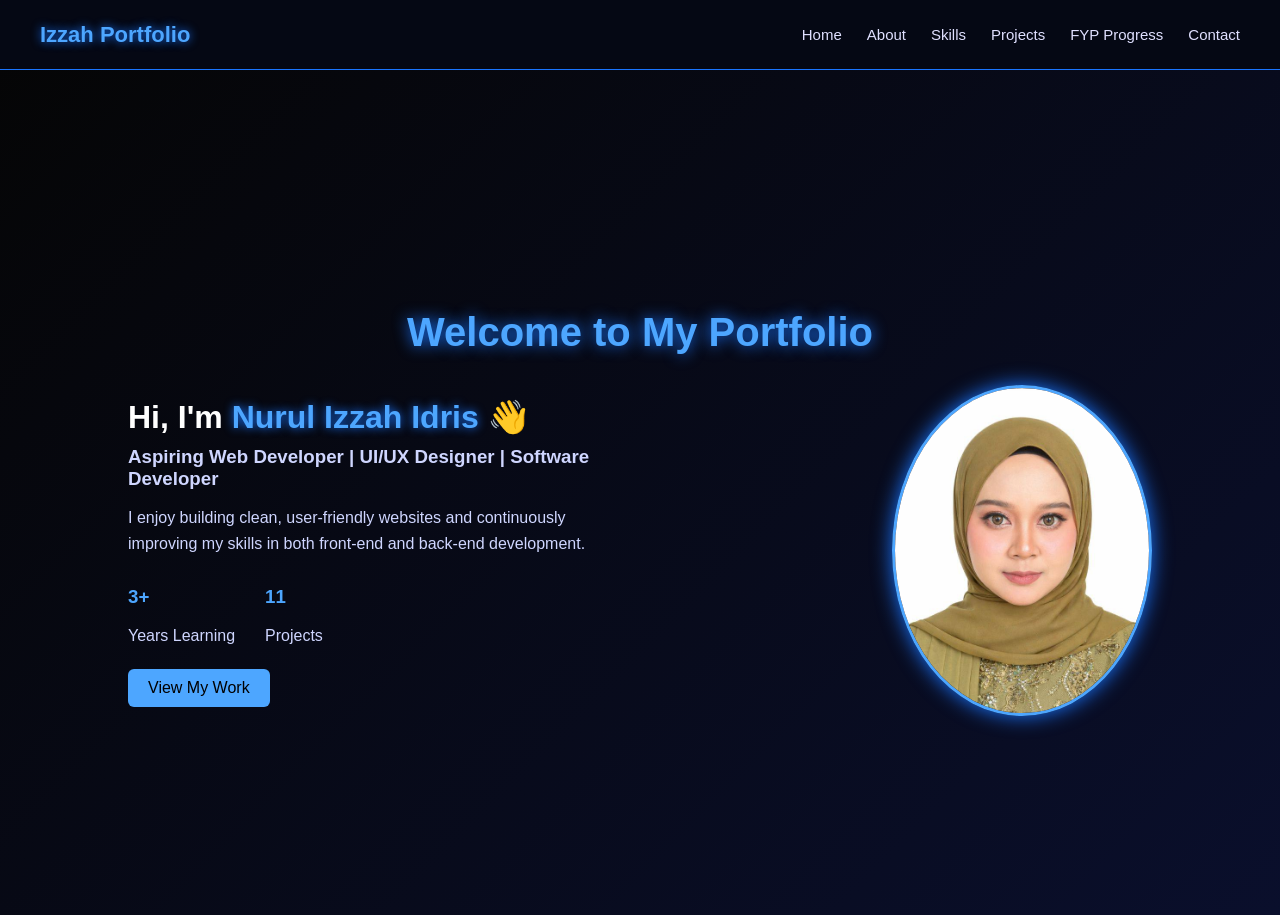
<file: index.html>
<!DOCTYPE html>

<html lang="en">
<head>
  <meta charset="UTF-8">
  <meta name="viewport" content="width=device-width, initial-scale=1.0">

  <title>Izzah Portfolio</title>

  <!-- 🔥 CSS LINK (INI YANG PENTING) -->
<link rel="stylesheet" href="nav.css">
<link rel="stylesheet" href="style.css"> 
</head>

<body>

<!-- ================= NAVBAR ================= -->

<nav class="navbar">
  <h2 class="logo">Izzah Portfolio</h2>

  <ul class="nav-links">
    <li><a href="index.html">Home</a></li>
    <li><a href="about.html">About</a></li>
    <li><a href="skill.html">Skills</a></li>
    <li><a href="project.html">Projects</a></li>
    <li><a href="fyp.html">FYP Progress</a></li>
    <li><a href="contact.html">Contact</a></li>
  </ul>
</nav>

<!-- ================= HOME SECTION ================= -->

<section id="home" class="home">

  <!-- WELCOME TITLE -->

  <h1 class="welcome-title">Welcome to My Portfolio</h1>

  <div class="home-container">


<!-- TEXT -->
<div class="home-text fade-in">
  <h2>Hi, I'm <span>Nurul Izzah Idris</span> 👋</h2>
  <h3>Aspiring Web Developer | UI/UX Designer | Software Developer</h3>

  <p>
    I enjoy building clean, user-friendly websites and continuously improving 
    my skills in both front-end and back-end development.
  </p>

  <div class="home-stats">
    <div>
      <h3>3+</h3>
      <p>Years Learning</p>
    </div>

    <div>
      <h3>11</h3>
      <p>Projects</p>
    </div>
  </div>

  <a href="project.html" class="btn">View My Work</a>
</div>

<!-- IMAGE -->
<div class="home-image slide-in">
  <img src="portfolioizzah.jpg" alt="Profile">
</div>


  </div>

</section>

</body>
</html>
</file>
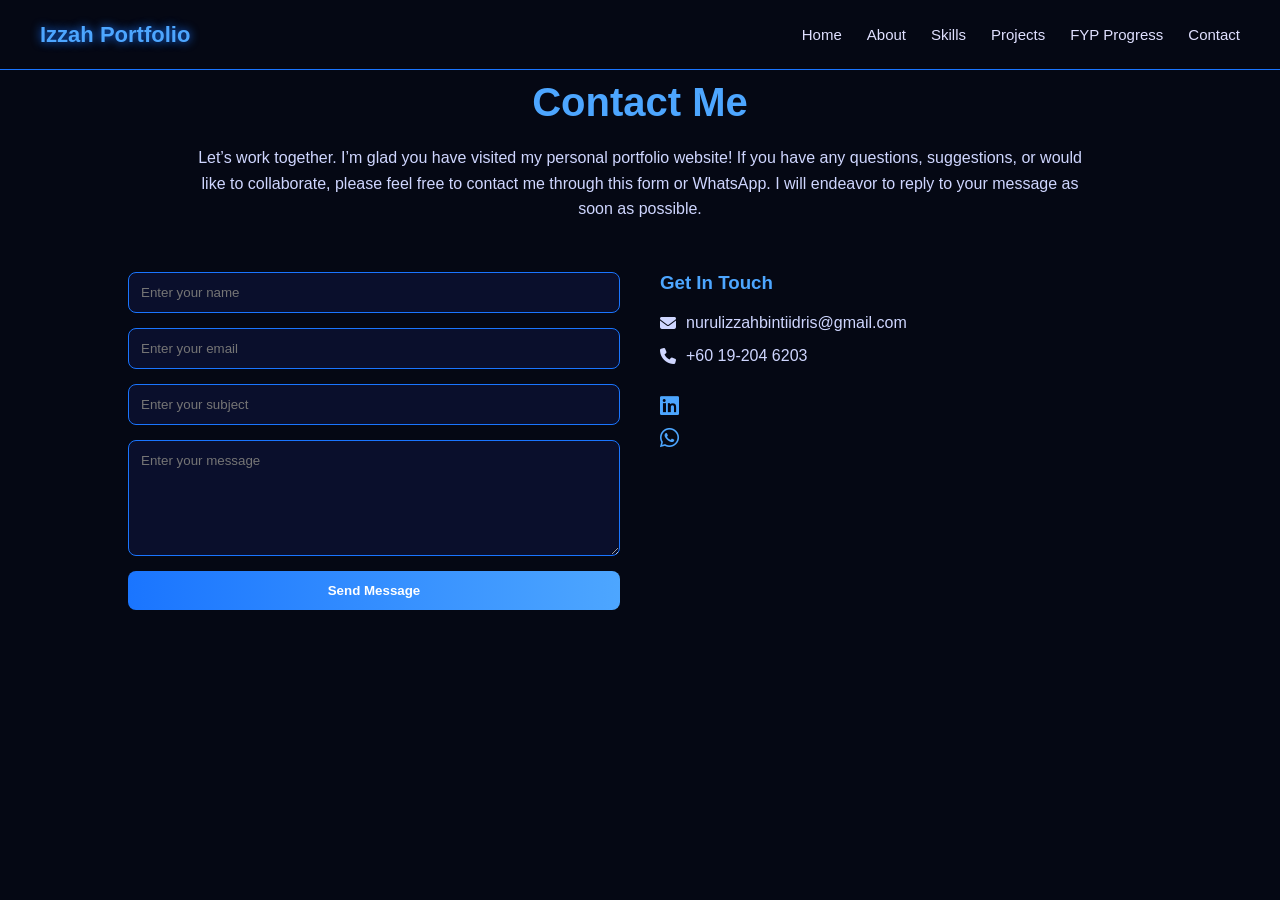
<file: contact.html>
<!DOCTYPE html>
<html lang="en">
<head>
<meta charset="UTF-8">
<title>Contact</title>

<link rel="stylesheet" href="contact.css">
<link rel="stylesheet" href="nav.css">
<!-- ICONS -->
<link rel="stylesheet" href="https://cdnjs.cloudflare.com/ajax/libs/font-awesome/6.5.0/css/all.min.css">
</head>

<body>

<!-- ================= NAVBAR ================= -->
<nav class="navbar">
  <h2 class="logo">Izzah Portfolio</h2>

  <ul class="nav-links">
    <li><a href="index.html">Home</a></li>
    <li><a href="about.html">About</a></li>
    <li><a href="skill.html">Skills</a></li>
    <li><a href="project.html">Projects</a></li>
    <li><a href="fyp.html">FYP Progress</a></li>
    <li><a href="contact.html">Contact</a></li>
  </ul>
</nav>

<!-- ================= CONTACT SECTION ================= -->
<section class="contact-section">

  <h2 class="title">Contact Me</h2>

  <p class="subtitle">
    Let’s work together. I’m glad you have visited my personal portfolio website!  
    If you have any questions, suggestions, or would like to collaborate,  
    please feel free to contact me through this form or WhatsApp.  
    I will endeavor to reply to your message as soon as possible.
  </p>

  <div class="contact-container">

  
<!-- LEFT: FORM -->
<div class="contact-form">

  <form name="contact" method="POST" data-netlify="true">

    <!-- IMPORTANT -->
    <input type="hidden" name="form-name" value="contact">

    <input type="text" name="name" placeholder="Enter your name" required>

    <input type="email" name="email" placeholder="Enter your email" required>

    <input type="text" name="subject" placeholder="Enter your subject" required>

    <textarea name="message" rows="6" placeholder="Enter your message" required></textarea>

    <button type="submit">Send Message</button>

  </form>

</div>
    <!-- RIGHT: INFO -->
    <div class="contact-info">

      <h3>Get In Touch</h3>

      <p><i class="fa-solid fa-envelope"></i> nurulizzahbintiidris@gmail.com</p>

      <p><i class="fa-solid fa-phone"></i> +60 19-204 6203</p>

      <div class="social">

    <div class="social-links">

<!-- LinkedIn -->
<a href="https://www.linkedin.com/in/izzah-idris-723299407" target="_blank" class="social-item">
  <i class="fa-brands fa-linkedin"></i>

</a>

<!-- WhatsApp (WITH MESSAGE) -->
<a href="https://wa.me/60192046203?text=Hi%20Izzah%2C%20I%20saw%20your%20portfolio.%20Let%27s%20collaborate!" target="_blank" class="social-item">
  <i class="fa-brands fa-whatsapp"></i>

</a>

</div>

      </div>

    </div>

  </div>

</section>

</body>
</html>
</file>
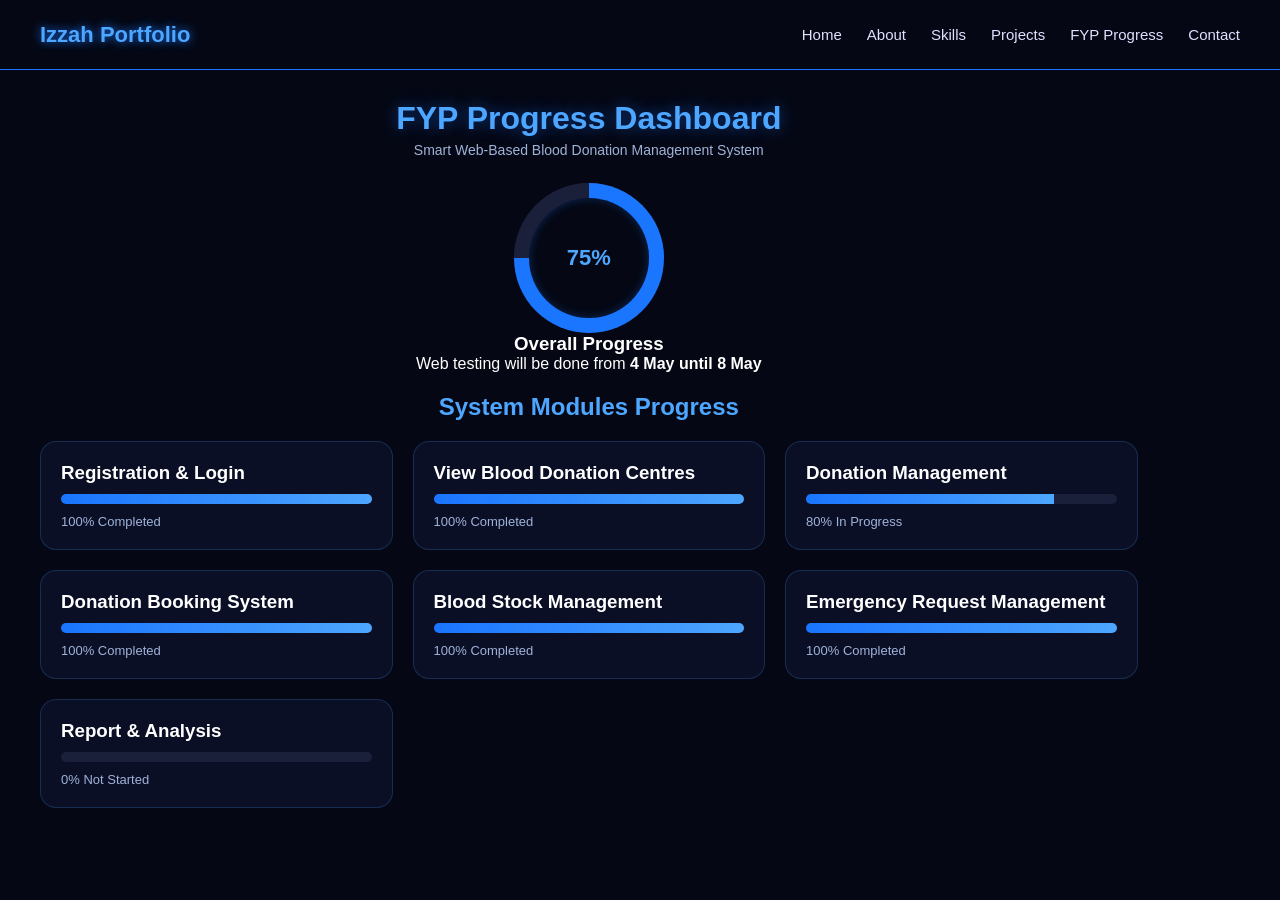
<file: fyp.html>
<!DOCTYPE html>
<html lang="en">
<head>
<meta charset="UTF-8">
<title>FYP Dashboard</title>
<link rel="stylesheet" href="fyp.css">
<link rel="stylesheet" href="nav.css">
</head>

<body>
    <!-- NAVBAR -->
<nav class="navbar">
  <h2 class="logo">Izzah Portfolio</h2>

  <ul class="nav-links">
    <li><a href="index.html">Home</a></li>
    <li><a href="about.html">About</a></li>
    <li><a href="skill.html">Skills</a></li>
    <li><a href="project.html">Projects</a></li>
    <li><a href="fyp.html">FYP Progress</a></li>
    <li><a href="contact.html">Contact</a></li>
  </ul>
</nav>

<div class="main">

  <!-- TOP SECTION -->
  <div class="header">
    <h1>FYP Progress Dashboard</h1>
    <p>Smart Web-Based Blood Donation Management System</p>
  </div>

  <!-- CIRCULAR PROGRESS CENTER --><div class="progress-section">

  <div class="circle-wrap">
    <div class="circle">

      <div class="circle-progress"></div>

      <div class="inside-circle">
        75%
      </div>

    </div>
  </div>

  <h3>Overall Progress</h3>
  <p>Web testing will be done from <b>4 May until 8 May</b></p>

</div>
<!-- DASHBOARD TITLE -->
<h2 class="section-title">System Modules Progress</h2>

<!-- CARDS -->
<div class="card-container">

  <div class="card">
    <h3>Registration & Login</h3>
    <div class="bar"><div class="fill" style="width:100%"></div></div>
    <p>100% Completed</p>
  </div>

  <div class="card">
    <h3>View Blood Donation Centres</h3>
    <div class="bar"><div class="fill" style="width:100%"></div></div>
    <p>100% Completed</p>
  </div>

  <div class="card">
    <h3>Donation Management</h3>
    <div class="bar"><div class="fill" style="width:80%"></div></div>
    <p>80% In Progress</p>
  </div>

  <div class="card">
    <h3>Donation Booking System</h3>
    <div class="bar"><div class="fill" style="width:100%"></div></div>
    <p>100% Completed</p>
  </div>

  <div class="card">
    <h3>Blood Stock Management</h3>
    <div class="bar"><div class="fill" style="width:100%"></div></div>
    <p>100% Completed</p>
  </div>

  <div class="card">
    <h3>Emergency Request Management</h3>
    <div class="bar"><div class="fill" style="width:100%"></div></div>
    <p>100% Completed</p>
  </div>

  <div class="card">
    <h3>Report & Analysis</h3>
    <div class="bar"><div class="fill" style="width:0%"></div></div>
    <p>0% Not Started</p>
  </div>

</div>

</body>
</html>
</file>
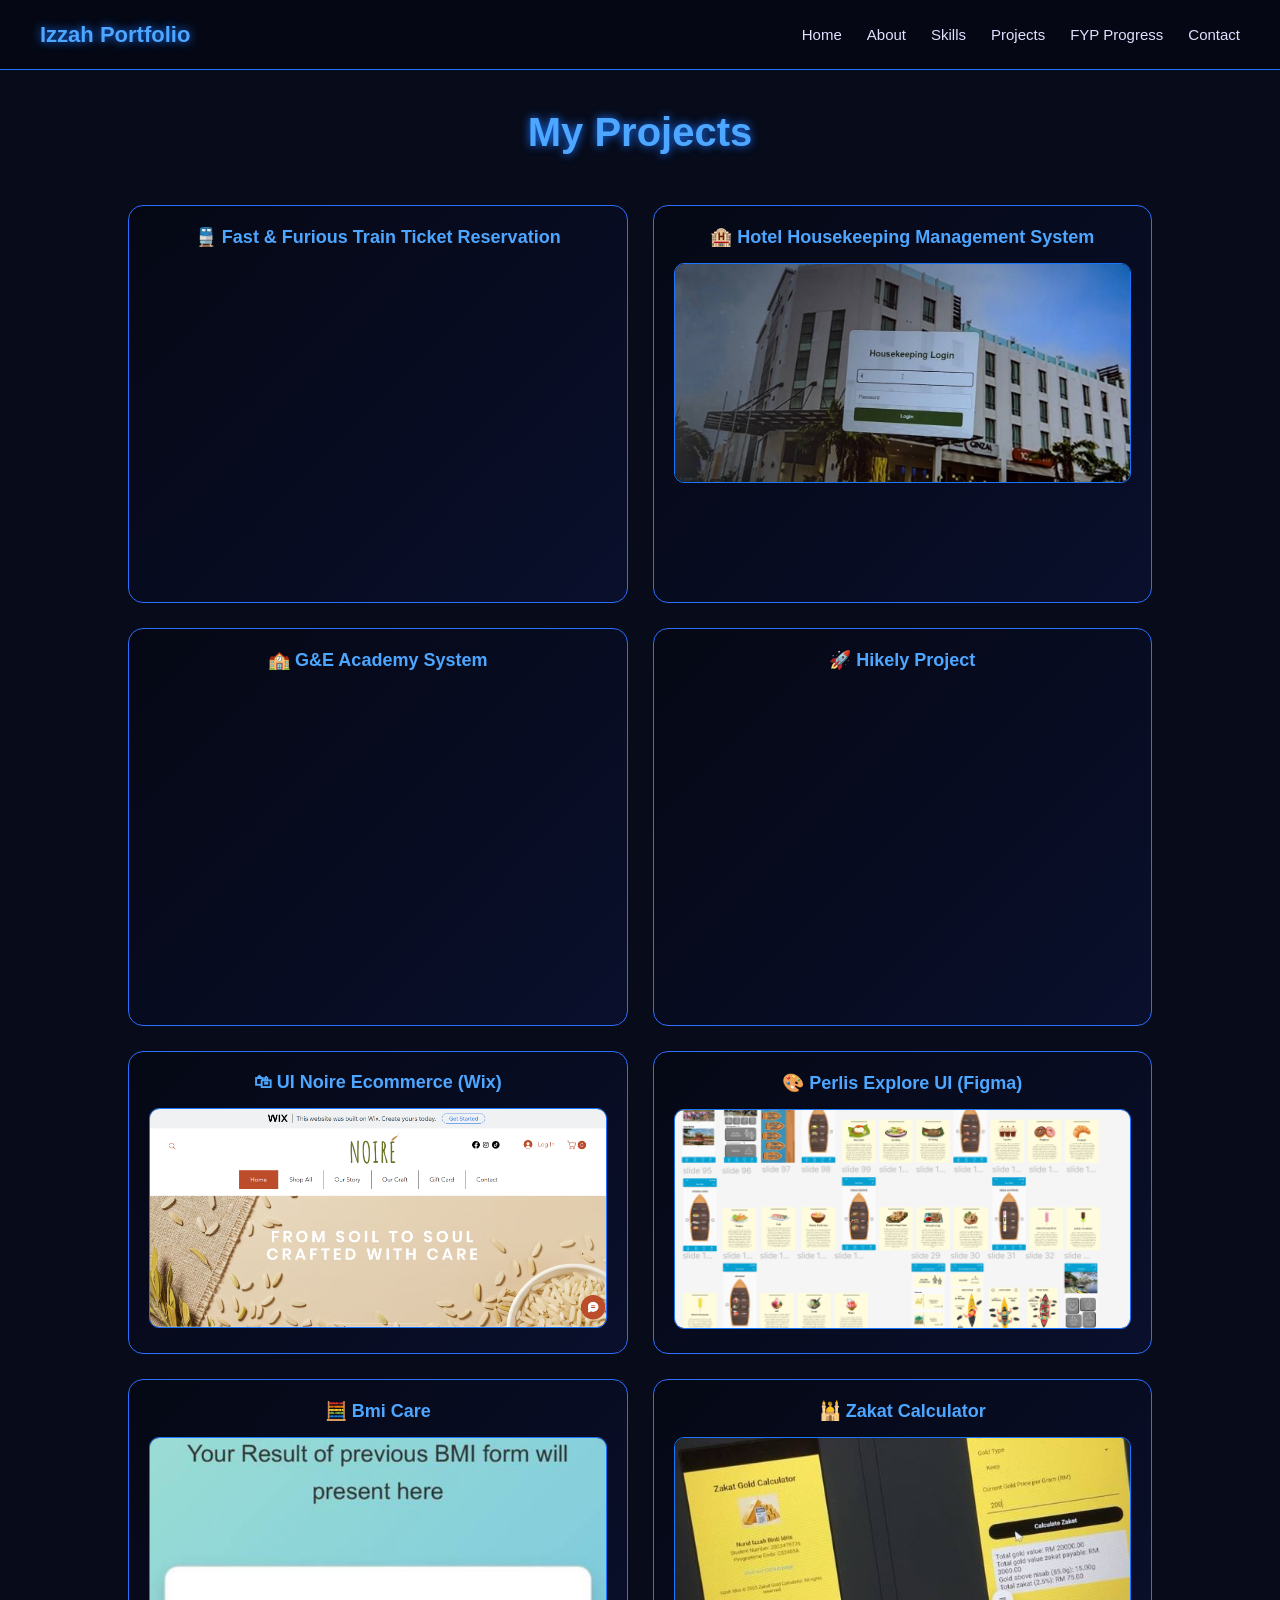
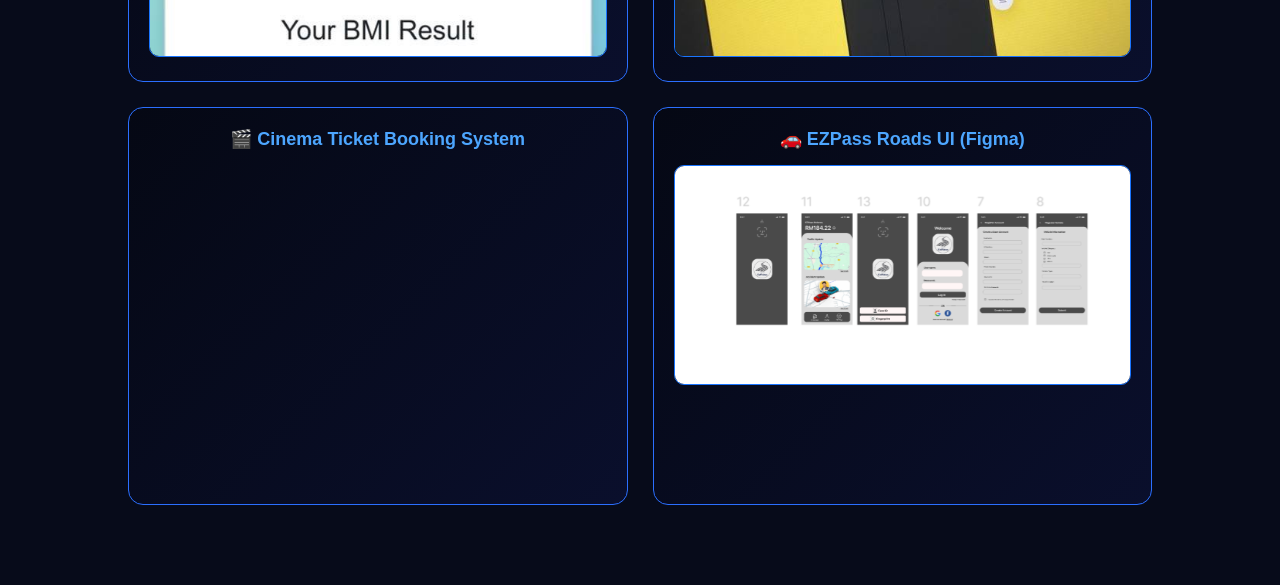
<file: project.html>
<!DOCTYPE html>
<html lang="en">
<head>
<meta charset="UTF-8">
<title>Projects</title>

<link rel="stylesheet" href="project.css">
<link rel="stylesheet" href="nav.css">
</head>

<body>

<!-- ================= NAVBAR ================= -->
<nav class="navbar">
  <h2 class="logo">Izzah Portfolio</h2>

  <ul class="nav-links">
    <li><a href="index.html">Home</a></li>
    <li><a href="about.html">About</a></li>
    <li><a href="skill.html">Skills</a></li>
    <li><a href="project.html">Projects</a></li>
    <li><a href="fyp.html">FYP Progress</a></li>
    <li><a href="contact.html">Contact</a></li>
  </ul>
</nav>

<!-- ================= PROJECT SECTION ================= -->
<section class="projects">

<h2 class="section-title">My Projects</h2>

<div class="project-container">

<!-- 1 -->
<div class="project-card">
  <h3>🚆 Fast & Furious Train Ticket Reservation</h3>

  
  <iframe width="100%" height="315"
    src="https://www.youtube.com/embed/7dtJnm6vN9w"
    frameborder="0"
    allowfullscreen>
  </iframe>


</div>

  <!-- 2 -->
  <div class="project-card">
    <h3>🏨 Hotel Housekeeping Management System</h3>
    <img src="hotel.jpg" alt="Hotel">
  </div>

 <div class="project-card">
  <h3>🏫 G&E Academy System</h3>

  <iframe width="100%" height="315"
    src="https://www.youtube.com/embed/ZOzOYKsnrpQ"
    frameborder="0"
    allowfullscreen>
  </iframe>

</div>
<!-- 3 -->
<div class="project-card">
  <h3>🚀 Hikely Project</h3>

  <iframe width="100%" height="315"
    src="https://www.youtube.com/embed/nksquVnWozU"
    frameborder="0"
    allowfullscreen>
  </iframe>

</div>

  <!-- 5 -->
  <div class="project-card">
    <h3>🛍 UI Noire Ecommerce (Wix)</h3>
    <a href="https://nurulizzahbintiidr.wixsite.com/noire" target="_blank">
      <img src="noire.png" alt="Noire Website">
    </a>
  </div>

  <!-- 6 -->
  <div class="project-card">
    <h3>🎨 Perlis Explore UI (Figma)</h3>
    <a href="https://www.figma.com/design/oUeLKYfBjh5VXhbCaHLqgy/ICT551-Project?node-id=11-15&p=f&t=qSG7S9wZ169jlUDx-0" 
     target="_blank" class="project-link">
      <img src="perlis.png" alt="Figma UI">
    </a>
  </div>

  <!-- 7 -->
  <div class="project-card">
    <h3>🧮 Bmi Care</h3>
    <img src="bmicare.jpg" alt="Bmi Care">
  </div>

  <!-- 8 -->
  <div class="project-card">
    <h3>🕌 Zakat Calculator</h3>
    <img src="zakat.jpg" alt="Zakat">
  </div>
<!-- 1 -->
<div class="project-card">
  <h3>🎬 Cinema Ticket Booking System</h3>

  <iframe width="100%" height="315"
    src="https://www.youtube.com/embed/lzvDWzRilE0"
    frameborder="0"
    allowfullscreen>
  </iframe>

</div>

<!-- EZPass -->
<div class="project-card">
  <h3>🚗 EZPass Roads UI (Figma)</h3>

  <a href="https://www.figma.com/design/dI23XnbKlscV6JBFoIVDp8/EZPass-Roads?node-id=0-1&p=f" target="_blank">
    <img src="ezzpass.png" alt="EZPass UI">
  </a>
</div>
</div>

</section>

</body>
</html>
</file>
<file: nav.css>
/* ================= NAVBAR ================= */

.navbar {
  position: fixed;
  top: 0;
  left: 0;

  width: 100%;
  height: 70px;

  display: flex;
  justify-content: space-between;
  align-items: center;

  padding: 0 40px;

  background: #050814;
  border-bottom: 1px solid #1a75ff;

  z-index: 999;
}

/* LOGO */
.logo {
  color: #4da6ff;
  font-size: 22px;
  font-weight: bold;
  text-shadow: 0 0 10px #1a75ff;
}

/* NAV LINKS */
.nav-links {
  list-style: none;
  display: flex;
  gap: 25px;
  margin: 0;
  padding: 0;
}

/* LINK STYLE */
.nav-links li a {
  text-decoration: none;
  color: #e0e0ff;
  font-size: 15px;

  transition: 0.3s;
  position: relative;
}

/* HOVER EFFECT */
.nav-links li a:hover {
  color: #4da6ff;
  text-shadow: 0 0 10px #1a75ff;
}

/* UNDERLINE ANIMATION */
.nav-links li a::after {
  content: "";
  position: absolute;
  left: 0;
  bottom: -5px;

  width: 0%;
  height: 2px;

  background: #4da6ff;
  box-shadow: 0 0 8px #1a75ff;

  transition: 0.3s;
}

.nav-links li a:hover::after {
  width: 100%;
}

/* ================= RESPONSIVE ================= */
@media (max-width: 768px) {
  .navbar {
    flex-direction: column;
    height: auto;
    padding: 15px;
  }

  .nav-links {
    flex-wrap: wrap;
    justify-content: center;
    gap: 15px;
  }
}section {
  width: 100%;
  overflow: visible;
}
</file>
<file: style.css>
/* RESET */

* {
  margin: 0;
  padding: 0;
  box-sizing: border-box;
  font-family: "Segoe UI", sans-serif;
  }

body {
  margin: 0;
  padding-top: 15px;
  background: #050814;
  color: white;
}

/* ================= HOME ================= */
.home {
min-height: 100vh;
display: flex;
flex-direction: column;
align-items: center;
justify-content: center;
padding-top: 100px;
background: linear-gradient(135deg, #050505, #0a0f2c);
}

/* TITLE */
.welcome-title {
font-size: 2.5rem;
color: #4da6ff;
text-shadow: 0 0 15px #1a75ff;
margin-bottom: 30px;
text-align: center;
}

/* MAIN CONTAINER */
.home-container {
display: flex;
justify-content: space-between;
align-items: center;
width: 80%;
gap: 50px;
}

/* TEXT */
.home-text {
max-width: 500px;
}

.home-text h2 {
font-size: 2rem;
}

.home-text h2 span {
color: #4da6ff;
text-shadow: 0 0 10px #1a75ff;
}

.home-text h3 {
margin-top: 10px;
color: #cfd6ff;
}

.home-text p {
margin-top: 15px;
line-height: 1.6;
color: #cfd6ff;
}

/* STATS */
.home-stats {
display: flex;
gap: 30px;
margin: 20px 0;
}

.home-stats h3 {
color: #4da6ff;
}

/* BUTTON */
.btn {
display: inline-block;
padding: 10px 20px;
background: #4da6ff;
color: black;
text-decoration: none;
border-radius: 6px;
transition: 0.3s;
}

.btn:hover {
box-shadow: 0 0 15px #1a75ff;
}

/* IMAGE */
.home-image img {
width: 260px;
border-radius: 50%;
border: 3px solid #4da6ff;
box-shadow: 0 0 20px #1a75ff;
}

/* ================= ANIMATION ================= */
.fade-in {
animation: fadeIn 1.5s ease-in;
}

@keyframes fadeIn {
from { opacity: 0; transform: translateY(20px); }
to { opacity: 1; transform: translateY(0); }
}

.slide-in {
animation: slideIn 1.5s ease-in;
}

@keyframes slideIn {
from { opacity: 0; transform: translateX(50px); }
to { opacity: 1; transform: translateX(0); }
}

/* ================= RESPONSIVE ================= */
@media (max-width: 768px) {
.home-container {
flex-direction: column;
text-align: center;
}

.navbar {
flex-direction: column;
gap: 10px;
}
}
</file>
<file: contact.css>
/* ================= RESET ================= */
* {
  margin: 0;
  padding: 0;
  box-sizing: border-box;
  font-family: "Segoe UI", sans-serif;
}

body {
  background: #050814;
  color: white;
}

/* ================= NAVBAR ================= */
.navbar {
  padding: 20px 40px;
  background: #050814;
  border-bottom: 1px solid #1a75ff;
}

.logo {
  color: #4da6ff;
}

/* ================= CONTACT ================= */
.contact-section {
  padding: 80px 10%;
}

.title {
  text-align: center;
  font-size: 2.5rem;
  color: #4da6ff;
  margin-bottom: 20px;
}

.subtitle {
  text-align: center;
  color: #cfd6ff;
  max-width: 900px;
  margin: auto;
  margin-bottom: 50px;
  line-height: 1.6;
}

/* CONTAINER */
.contact-container {
  display: flex;
  gap: 40px;
  flex-wrap: wrap;
}

/* LEFT FORM */
.contact-form {
  flex: 1;
  min-width: 300px;
}

.contact-form form {
  display: flex;
  flex-direction: column;
  gap: 15px;
}

.contact-form input,
.contact-form textarea {
  padding: 12px;
  border: 1px solid #1a75ff;
  border-radius: 8px;
  background: #0a0f2c;
  color: white;
  outline: none;
}

.contact-form button {
  padding: 12px;
  background: linear-gradient(90deg, #1a75ff, #4da6ff);
  border: none;
  color: white;
  font-weight: bold;
  cursor: pointer;
  border-radius: 8px;
  transition: 0.3s;
}

.contact-form button:hover {
  transform: scale(1.05);
}

/* RIGHT INFO */
.contact-info {
  flex: 1;
  min-width: 300px;
}

.contact-info h3 {
  color: #4da6ff;
  margin-bottom: 20px;
}

.contact-info p {
  margin-bottom: 15px;
  color: #cfd6ff;
  display: flex;
  align-items: center;
  gap: 10px;
}

/* SOCIAL ICONS */
.social {
  margin-top: 20px;
  display: flex;
  gap: 20px;
}

.social a {
  font-size: 28px;
  color: #4da6ff;
  transition: 0.3s;
}

.social a:hover {
  color: white;
  transform: translateY(-5px);
}

/* RESPONSIVE */
@media (max-width: 768px) {
  .contact-container {
    flex-direction: column;
  }
}.social-item {
  display: flex;
  align-items: center;
  gap: 10px;

  text-decoration: none;
  color: #cfd6ff;
  font-size: 16px;

  margin-top: 10px;
  transition: 0.3s;
}

.social-item i {
  font-size: 22px;
  color: #4da6ff;
}

.social-item:hover {
  color: white;
  transform: translateX(5px);
}
</file>
<file: fyp.css>
* {
  margin: 0;
  padding: 0;
  box-sizing: border-box;
  font-family: "Segoe UI", sans-serif;
  }

body {
  margin: 0;
  padding-top: 60px;
  background: #050814;
  color: white;
}


/* MAIN CONTAINER */
.main {
  width: 92%;
  max-width: 1200px;
  padding: 40px;
  text-align: center;
}

/* HEADER */
.header h1 {
  color: #4da6ff;
  text-shadow: 0 0 15px rgba(26,117,255,0.5);
  margin-bottom: 5px;
}

.header p {
  color: #9fb3d9;
  font-size: 14px;
  margin-bottom: 25px;
}

/* ================= CIRCULAR PROGRESS ================= */

.circle-wrap {
  margin: auto;
  width: 150px;
  height: 150px;
  position: relative;
}

.circle {
  width: 150px;
  height: 150px;
  border-radius: 50%;
  background: #1a1f3a;
  position: relative;
  box-shadow: inset 0 0 20px rgba(0,0,0,0.5);
}

/* REAL 75% PROGRESS */
.circle-progress {
  width: 150px;
  height: 150px;
  border-radius: 50%;
  background: conic-gradient(
    #1a75ff 0% 75%,
    #1a1f3a 75% 100%
  );
}

/* CENTER CIRCLE */
.inside-circle {
  width: 120px;
  height: 120px;
  border-radius: 50%;
  background: #050814;
  position: absolute;
  top: 15px;
  left: 15px;

  display: flex;
  align-items: center;
  justify-content: center;

  font-size: 22px;
  font-weight: bold;
  color: #4da6ff;

  box-shadow: inset 0 0 10px rgba(26,117,255,0.3);
}

/* SECTION TITLE */
.section-title {
  margin: 20px 0;
  color: #4da6ff;
}

/* ================= CARDS ================= */
.card-container {
  display: grid;
  grid-template-columns: repeat(3, 1fr);
  gap: 20px;
}

/* CARD */
.card {
  background: rgba(15, 20, 50, 0.6);
  border: 1px solid rgba(77,166,255,0.2);
  border-radius: 16px;
  padding: 20px;
  text-align: left;
  transition: 0.3s;
}

.card:hover {
  transform: translateY(-5px);
  box-shadow: 0 10px 25px rgba(26,117,255,0.25);
}

.card h3 {
  margin-bottom: 10px;
}

/* PROGRESS BAR */
.bar {
  width: 100%;
  height: 10px;
  background: #1a1f3a;
  border-radius: 20px;
  overflow: hidden;
}

.fill {
  height: 100%;
  background: linear-gradient(90deg, #1a75ff, #4da6ff);
}

/* TEXT */
.card p {
  margin-top: 10px;
  font-size: 13px;
  color: #9fb3d9;
}

/* RESPONSIVE */
@media (max-width: 768px) {
  .card-container {
    grid-template-columns: 1fr;
  }
}
</file>
<file: project.css>
/* ================= RESET ================= */
* {
  margin: 0;
  padding: 0;
  box-sizing: border-box;
  font-family: "Segoe UI", sans-serif;
}

body {
  background: #050814;
  color: white;
  padding-top: 30px;
}

/* ================= NAVBAR ================= */
.navbar {
  position: fixed;
  top: 0;
  left: 0;

  width: 100%;
  height: 70px;

  display: flex;
  justify-content: space-between;
  align-items: center;

  padding: 0 40px;

  background: #050814;
  border-bottom: 1px solid #1a75ff;

  z-index: 999;
}

.logo {
  color: #4da6ff;
  font-size: 22px;
  font-weight: bold;
  text-shadow: 0 0 10px #1a75ff;
}

.nav-links {
  list-style: none;
  display: flex;
  gap: 25px;
}

.nav-links a {
  text-decoration: none;
  color: #e0e0ff;
}

/* ================= SECTION ================= */
.projects {
  padding: 80px 10%;
  background: #070b1a;
}

/* TITLE */
.section-title {
  text-align: center;
  font-size: 2.5rem;
  color: #4da6ff;
  margin-bottom: 50px;
  text-shadow: 0 0 10px #1a75ff;
}

/* ================= GRID ================= */
.project-container {
  display: grid;
  grid-template-columns: repeat(2, 1fr);
  gap: 25px;
}

/* ================= CARD ================= */
.project-card {
  background: linear-gradient(135deg, #050814, #0a0f2c);
  border: 1px solid #2b6fff;
  border-radius: 15px;

  padding: 20px;
  text-align: center;

  transition: 0.3s;

  overflow: hidden;
}

.project-card:hover {
  transform: translateY(-8px);
  box-shadow: 0 0 25px rgba(26,117,255,0.5);
}

/* TITLE */
.project-card h3 {
  color: #4da6ff;
  margin-bottom: 15px;
  font-size: 18px;
}

/* ================= VIDEO ================= */
.project-card video {
  width: 100%;
  height: 220px;

  border-radius: 10px;
  border: 1px solid #1a75ff;

  object-fit: cover;
}

/* ================= IMAGE ================= */
.project-card img {
  width: 100%;
  height: 220px;

  border-radius: 10px;
  border: 1px solid #1a75ff;

  object-fit: cover;

  transition: 0.3s;
}

.project-card img:hover {
  transform: scale(1.03);
  filter: brightness(1.1);
}

/* ================= LINK IMAGE ================= */
.project-card a {
  display: block;
}

/* ================= RESPONSIVE ================= */
@media (max-width: 768px) {
  .project-container {
    grid-template-columns: 1fr;
  }
}
</file>
